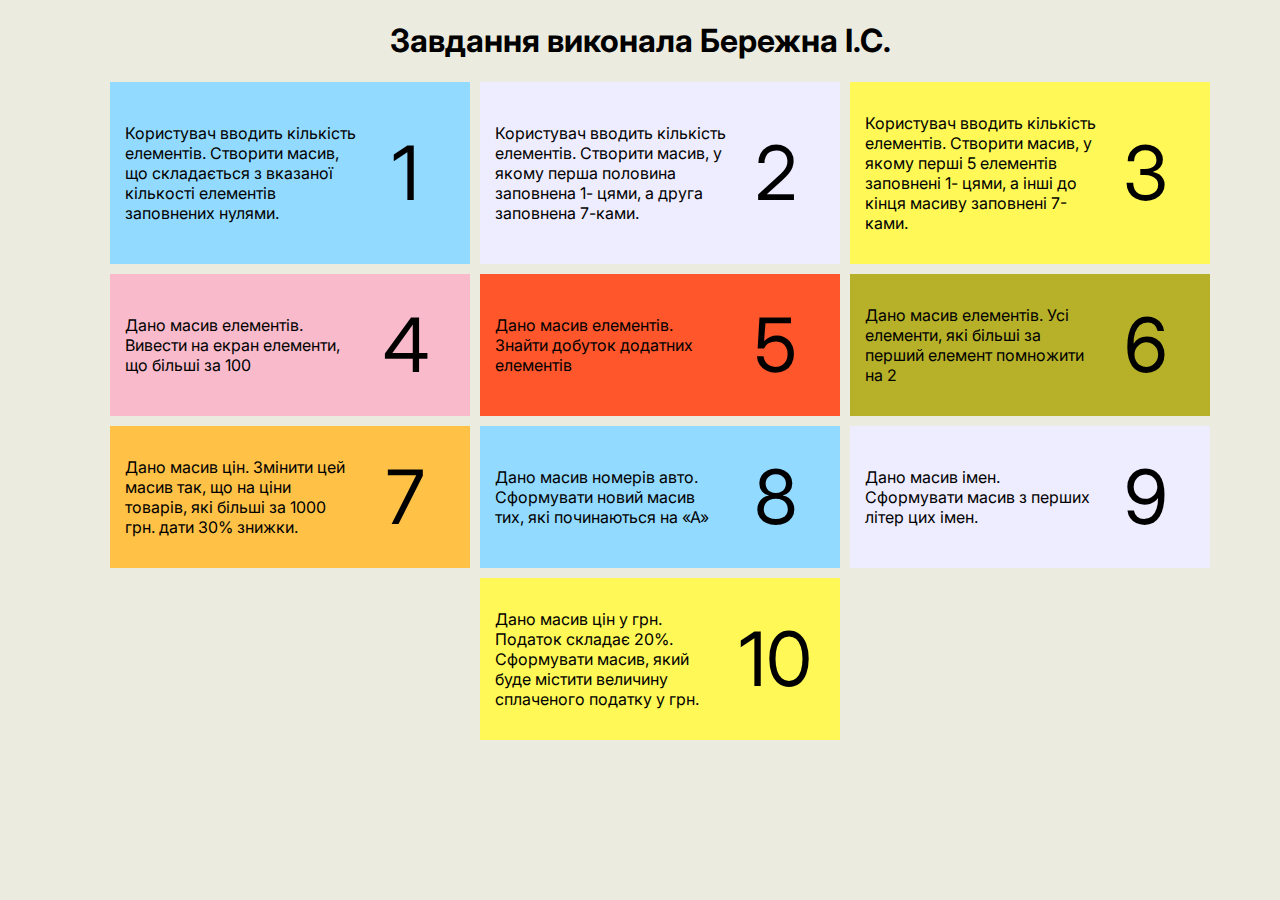
<file: index.html>
<!DOCTYPE html>
<html lang="en">
  <head>
    <meta charset="UTF-8" />
    <meta name="viewport" content="width=device-width, initial-scale=1.0" />
    <link rel="stylesheet" href="style/style.css" />
    <title>Document</title>
  </head>
  <body>
    <h1>Завдання виконала Бережна І.С.</h1>
    <ul>
      <li>
        <a href="tasks/task1.html">1</a>
        <p>Користувач вводить кількість елементів. Створити масив, що складається з вказаної кількості елементів заповнених нулями.</p>
      </li>
      <li>
        <a href="tasks/task2.html">2</a>
        <p>Користувач вводить кількість елементів. Створити масив, у якому перша половина заповнена 1- цями, а друга заповнена 7-ками.</p>
      </li>
      <li>
        <a href="tasks/task3.html">3</a>
        <p>Користувач вводить кількість елементів. Створити масив, у якому перші 5 елементів заповнені 1- цями, а інші до кінця масиву заповнені 7-ками.</p>
      </li>
      <li>
        <a href="tasks/task4.html">4</a>
        <p>Дано масив елементів. Вивести на екран елементи, що більші за 100</p>
      </li>
      <li>
        <a href="tasks/task5.html">5</a>
        <p>Дано масив елементів. Знайти добуток додатних елементів</p>
      </li>
      <li>
        <a href="tasks/task6.html">6</a>
        <p>Дано масив елементів. Усі елементи, які більші за перший елемент помножити на 2</p>
      </li>
      <li>
        <a href="tasks/task7.html">7</a>
        <p>Дано масив цін. Змінити цей масив так, що на ціни товарів, які більші за 1000 грн. дати 30% знижки.</p>
      </li>
      <li>
        <a href="tasks/task8.html">8</a>
        <p>Дано масив номерів авто. Сформувати новий масив тих, які починаються на «А»</p>
      </li>
      <li>
        <a href="tasks/task9.html">9</a>
        <p>Дано масив імен. Сформувати масив з перших літер цих імен.</p>
      </li>
      <li>
        <a href="tasks/task10.html">10</a>
        <p>Дано масив цін у грн. Податок складає 20%. Сформувати масив, який буде містити величину сплаченого податку у грн.</p>
      </li>
    </ul>
  </body>
</html>
</file>
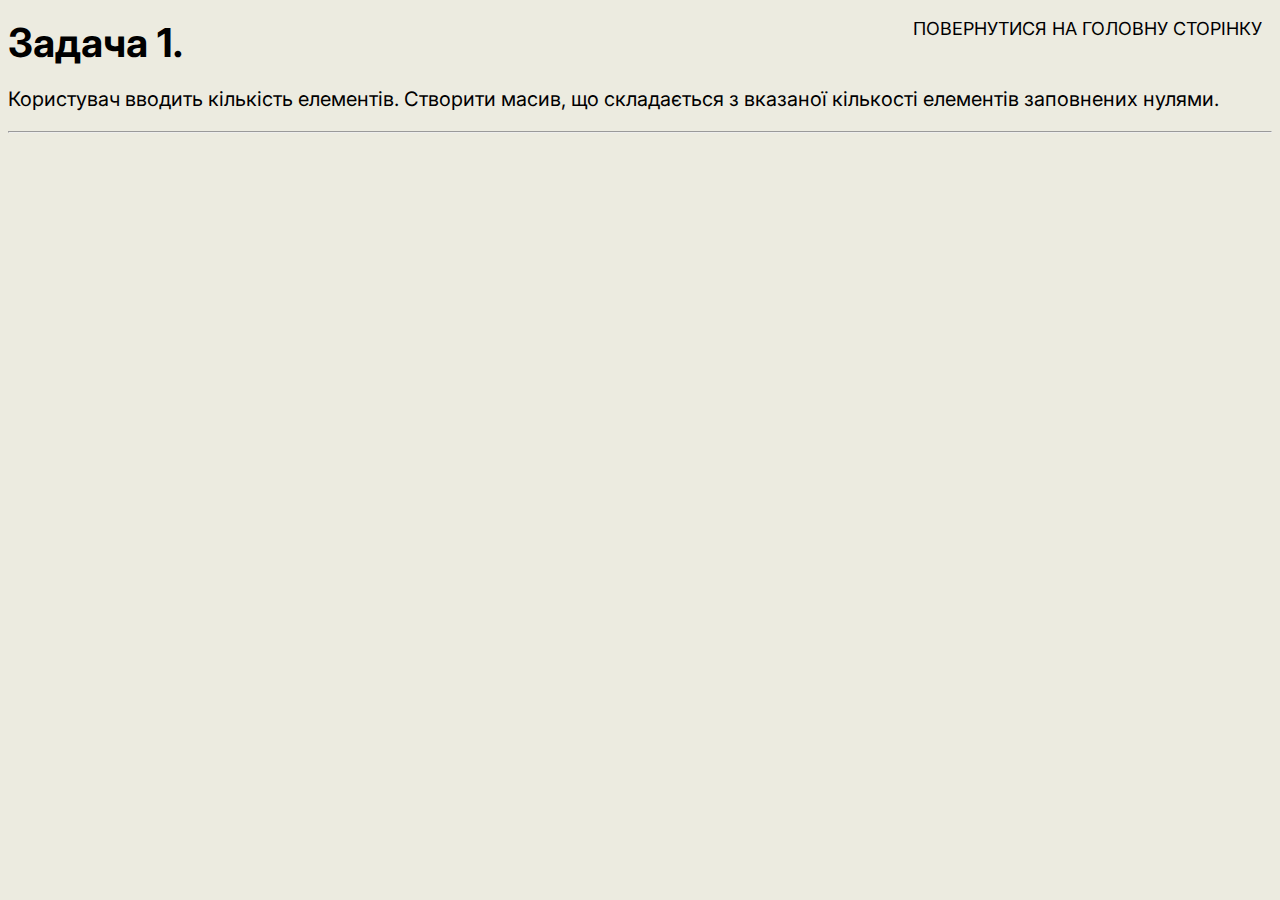
<file: tasks/task1.html>
<!DOCTYPE html>
<html lang="ukr">
  <head>
    <meta charset="UTF-8" />
    <meta name="viewport" content="width=device-width, initial-scale=1.0" />
    <title>Document</title>
    <link rel="stylesheet" href="../style/task_style.css" />
  </head>
  <body>
    <h1>Задача 1.</h1>
    <p>Користувач вводить кількість елементів. Створити масив, що складається з вказаної кількості елементів заповнених нулями.</p>
    <hr />
    <a href="../index.html" class="back-link">Повернутися на головну сторінку</a>
    <script>
      if (confirm('Почати тестування?')) {
        //1. Вводимо необхідні дані
        let putNumbers = parseInt(prompt('Введіть кількість елементів для масива від 1 до 10', '0'));
        let newArr = new Array(putNumbers);

        newArr.fill(0, 0, putNumbers);
        document.write(`Створений масив із нулів має такий вигляд ${newArr}.`);
      }
    </script>
  </body>
</html>
</file>
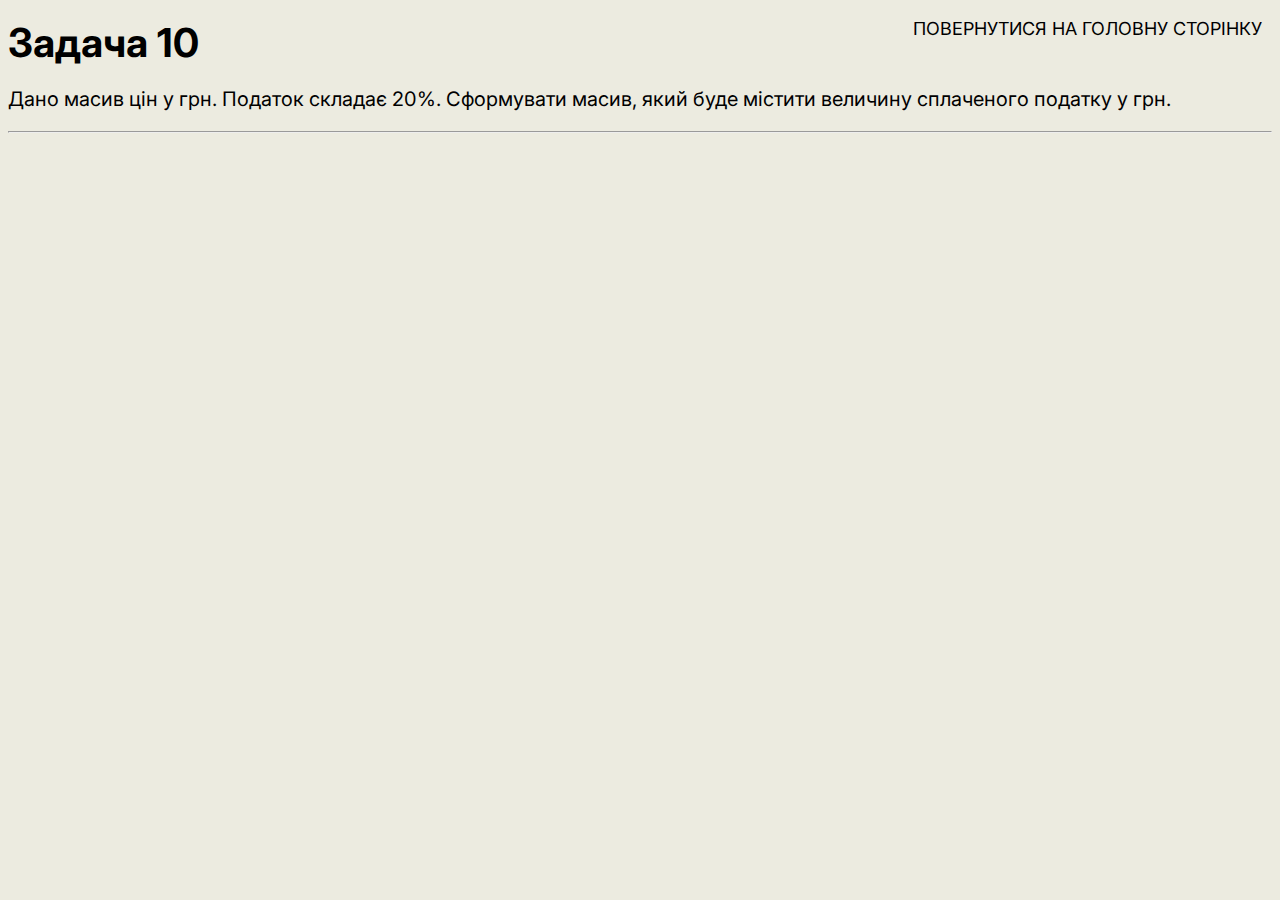
<file: tasks/task10.html>
<!DOCTYPE html>
<html lang="ukr">
  <head>
    <meta charset="UTF-8" />
    <meta name="viewport" content="width=device-width, initial-scale=1.0" />
    <title>Document</title>
    <link rel="stylesheet" href="../style/task_style.css" />
  </head>
  <body>
    <h1>Задача 10</h1>
    <p>Дано масив цін у грн. Податок складає 20%. Сформувати масив, який буде містити величину сплаченого податку у грн.</p>
    <hr />
    <a href="../index.html" class="back-link">Повернутися на головну сторінку</a>
    <script>
      if (confirm('Почати тестування?')) {
        const listOfPrices = [1300, 4300, 290, 991, 790, 8230, 5002, 3601, 500];

        const listOfTax = listOfPrices.map((elem) => elem * 0.2 + 'грн.');
        document.write(`Масив цін у грн. має вигляд: ${listOfPrices} <br>`);
        document.write(`Масив, який містить величину сплаченого податку у грн. має вигляд: ${listOfTax}`);
      }
    </script>
  </body>
</html>
</file>
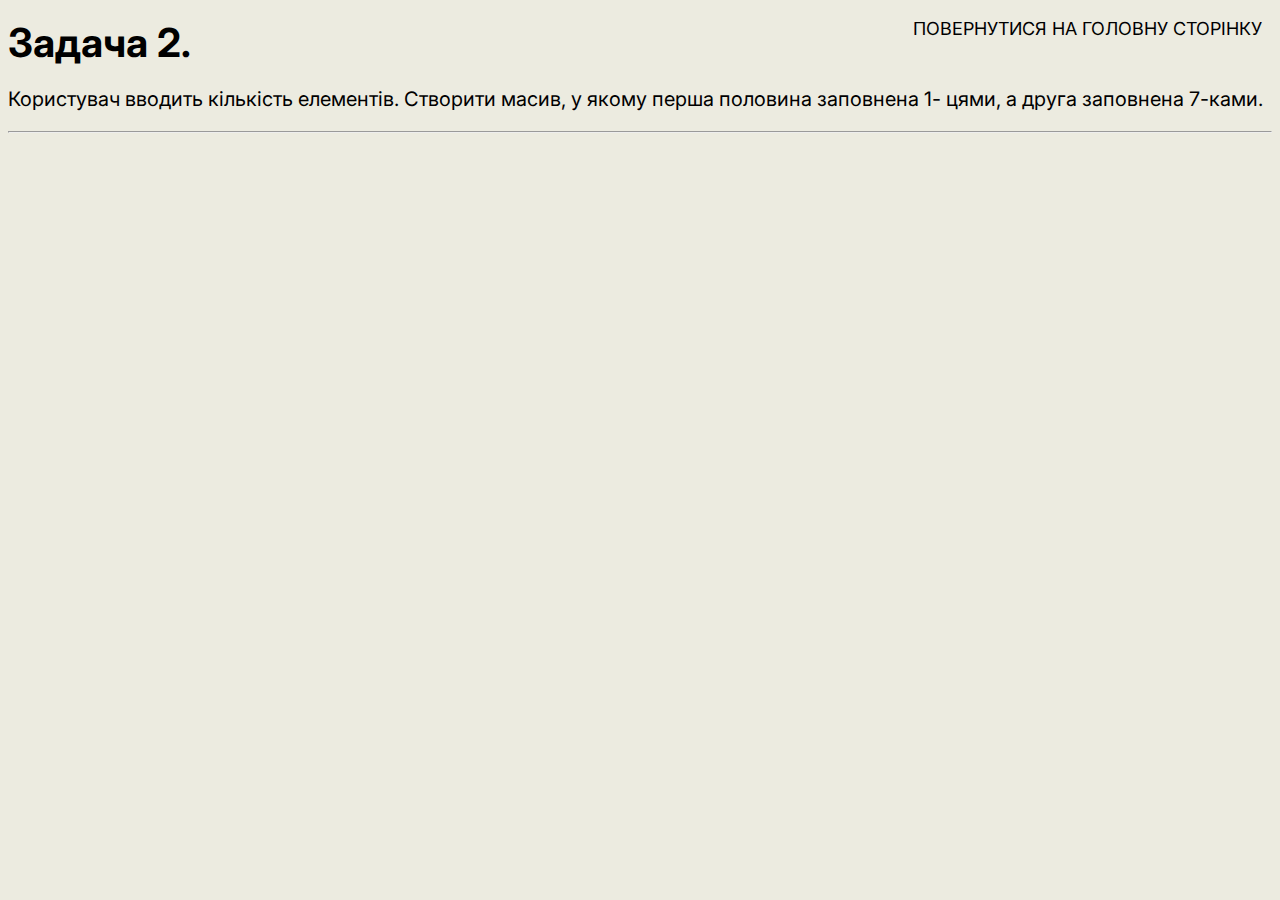
<file: tasks/task2.html>
<!DOCTYPE html>
<html lang="ukr">
  <head>
    <meta charset="UTF-8" />
    <meta name="viewport" content="width=device-width, initial-scale=1.0" />
    <title>Document</title>
    <link rel="stylesheet" href="../style/task_style.css" />
  </head>
  <body>
    <h1>Задача 2.</h1>
    <p>Користувач вводить кількість елементів. Створити масив, у якому перша половина заповнена 1- цями, а друга заповнена 7-ками.</p>
    <hr />
    <a href="../index.html" class="back-link">Повернутися на головну сторінку</a>
    <script>
      if (confirm('Почати тестування?')) {
        //1. Вводимо необхідні дані
        let putNumbers = parseInt(prompt('Введіть кількість елементів для масива від 1 до 10', '0'));
        // if (putNumbers % 2 !== 0) putNumbers++;
        let arr = new Array(putNumbers);

        arr.fill(1, 0, Math.ceil(putNumbers / 2));
        arr.fill(7, Math.ceil(putNumbers / 2));
        document.write(`Новий масив, у якому перша половина заповнена 1- цями, а друга заповнена 7-ками має вигляд: ${arr}.`);
      }
    </script>
  </body>
</html>
</file>
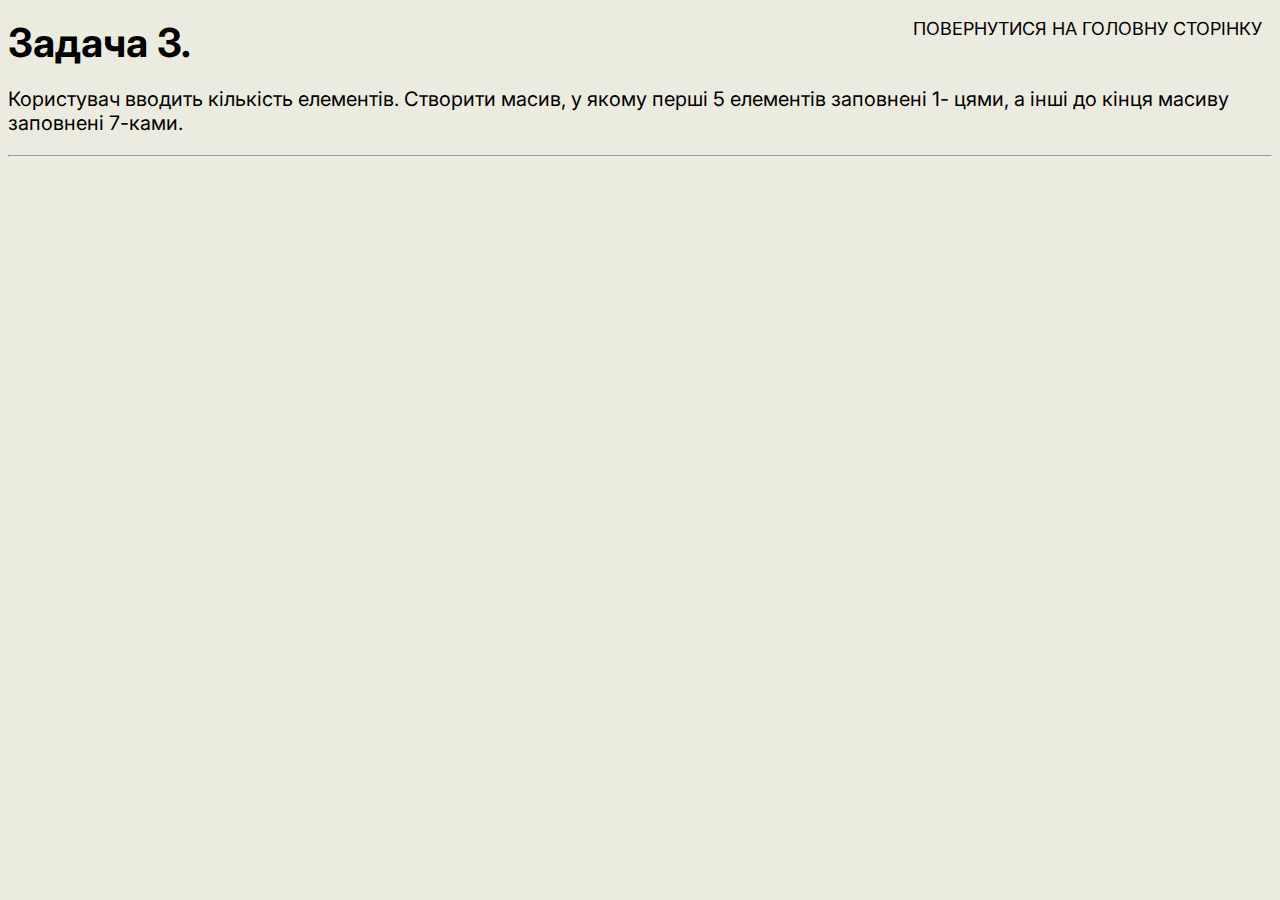
<file: tasks/task3.html>
<!DOCTYPE html>
<html lang="ukr">
  <head>
    <meta charset="UTF-8" />
    <meta name="viewport" content="width=device-width, initial-scale=1.0" />
    <title>Document</title>
    <link rel="stylesheet" href="../style/task_style.css" />
  </head>
  <body>
    <h1>Задача 3.</h1>
    <p>Користувач вводить кількість елементів. Створити масив, у якому перші 5 елементів заповнені 1- цями, а інші до кінця масиву заповнені 7-ками.</p>
    <hr />
    <a href="../index.html" class="back-link">Повернутися на головну сторінку</a>
    <script>
      if (confirm('Почати тестування?')) {
        //1. Вводимо необхідні дані
        let putNumbers = parseInt(prompt('Введіть кількість елементів для масива', '0'));
        let arr = new Array(putNumbers);

        arr.fill(1, 0, 5);
        arr.fill(7, 5);
        document.write(`Створений новий масив із 1 та 7 має вигляд: <br>
        ${arr}`);
      }
    </script>
  </body>
</html>
</file>
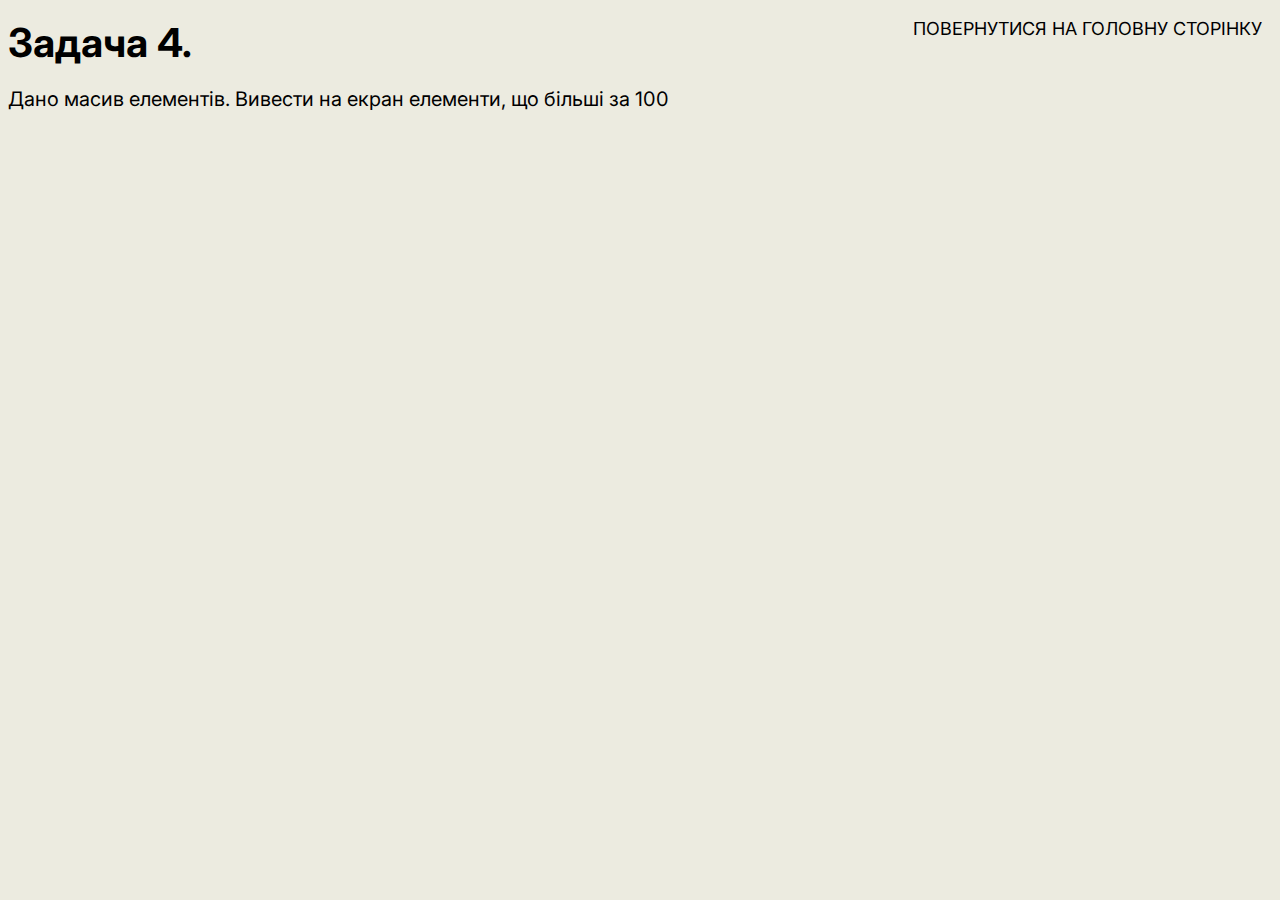
<file: tasks/task4.html>
<!DOCTYPE html>
<html lang="ukr">
  <head>
    <meta charset="UTF-8" />
    <meta name="viewport" content="width=device-width, initial-scale=1.0" />
    <title>Document</title>
    <link rel="stylesheet" href="../style/task_style.css" />
  </head>
  <body>
    <h1>Задача 4.</h1>
    <p>Дано масив елементів. Вивести на екран елементи, що більші за 100</p>
    <a href="../index.html" class="back-link">Повернутися на головну сторінку</a>
    <script>
      if (confirm('Почати тестування?')) {
        //1. Вводимо необхідні дані
        let elemArr = [500, 630, 210, 920, 417, 433, 286, 161, 553];

        //2. Знаходимо результат
        document.write(`Eлементи масиву, значення яких більше за 100: <br><br>`);

        for (let elem of elemArr) {
          if (elem > 100) document.write(`${elem} <br>`);
        }
      }
    </script>
  </body>
</html>
</file>
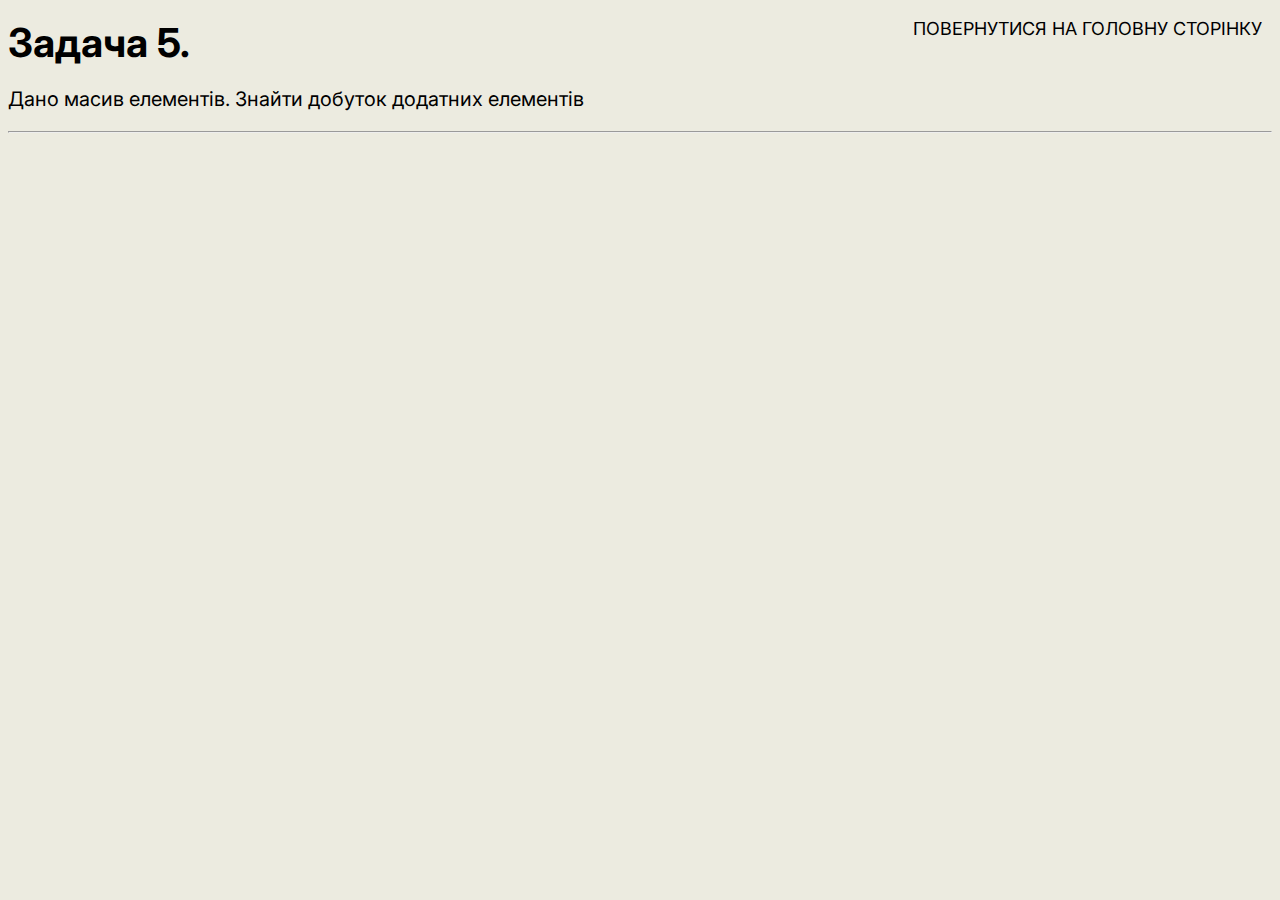
<file: tasks/task5.html>
<!DOCTYPE html>
<html lang="ukr">
  <head>
    <meta charset="UTF-8" />
    <meta name="viewport" content="width=device-width, initial-scale=1.0" />
    <title>Document</title>
    <link rel="stylesheet" href="../style/task_style.css" />
  </head>
  <body>
    <h1>Задача 5.</h1>
    <p>Дано масив елементів. Знайти добуток додатних елементів</p>
    <hr />
    <a href="../index.html" class="back-link">Повернутися на головну сторінку</a>
    <script>
      if (confirm('Почати тестування?')) {
        //1. Вводимо необхідні дані
        let numbArr = [19, 0, -23, 9, 55, 41, -34, -1, 22, -78];
        let count = 1;
        for (let elem of numbArr) {
          if (elem > 0) count *= elem;
        }
        document.write(`Добуток додатніх елементів становить ${count} `);
      }
    </script>
  </body>
</html>
</file>
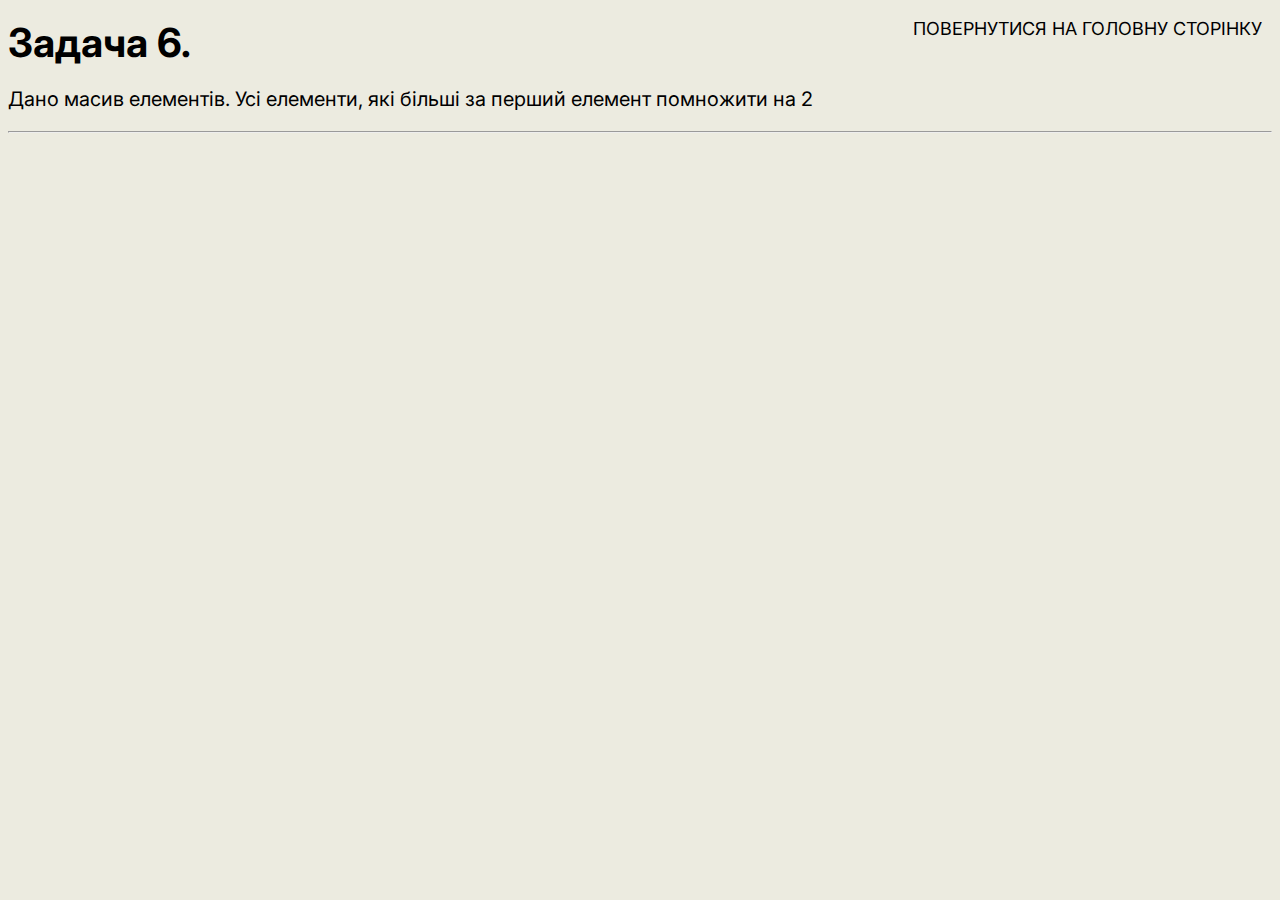
<file: tasks/task6.html>
<!DOCTYPE html>
<html lang="ukr">
  <head>
    <meta charset="UTF-8" />
    <meta name="viewport" content="width=device-width, initial-scale=1.0" />
    <title>Document</title>
    <link rel="stylesheet" href="../style/task_style.css" />
  </head>
  <body>
    <h1>Задача 6.</h1>
    <p>Дано масив елементів. Усі елементи, які більші за перший елемент помножити на 2</p>
    <hr />
    <a href="../index.html" class="back-link">Повернутися на головну сторінку</a>
    <script>
      if (confirm('Почати тестування?')) {
        //1. Вводимо необхідні дані
        let numbsArr = [5, 11, 14, 3, 9, 6, 77, 81, 4, 29, 5, 31, 1];

        numbsArr.forEach((element, index, arr) => {
          if (element > arr[0]) arr[index] = element * 2;
        });

        document.write(`Результат становить: ${numbsArr}`);
      }
    </script>
  </body>
</html>
</file>
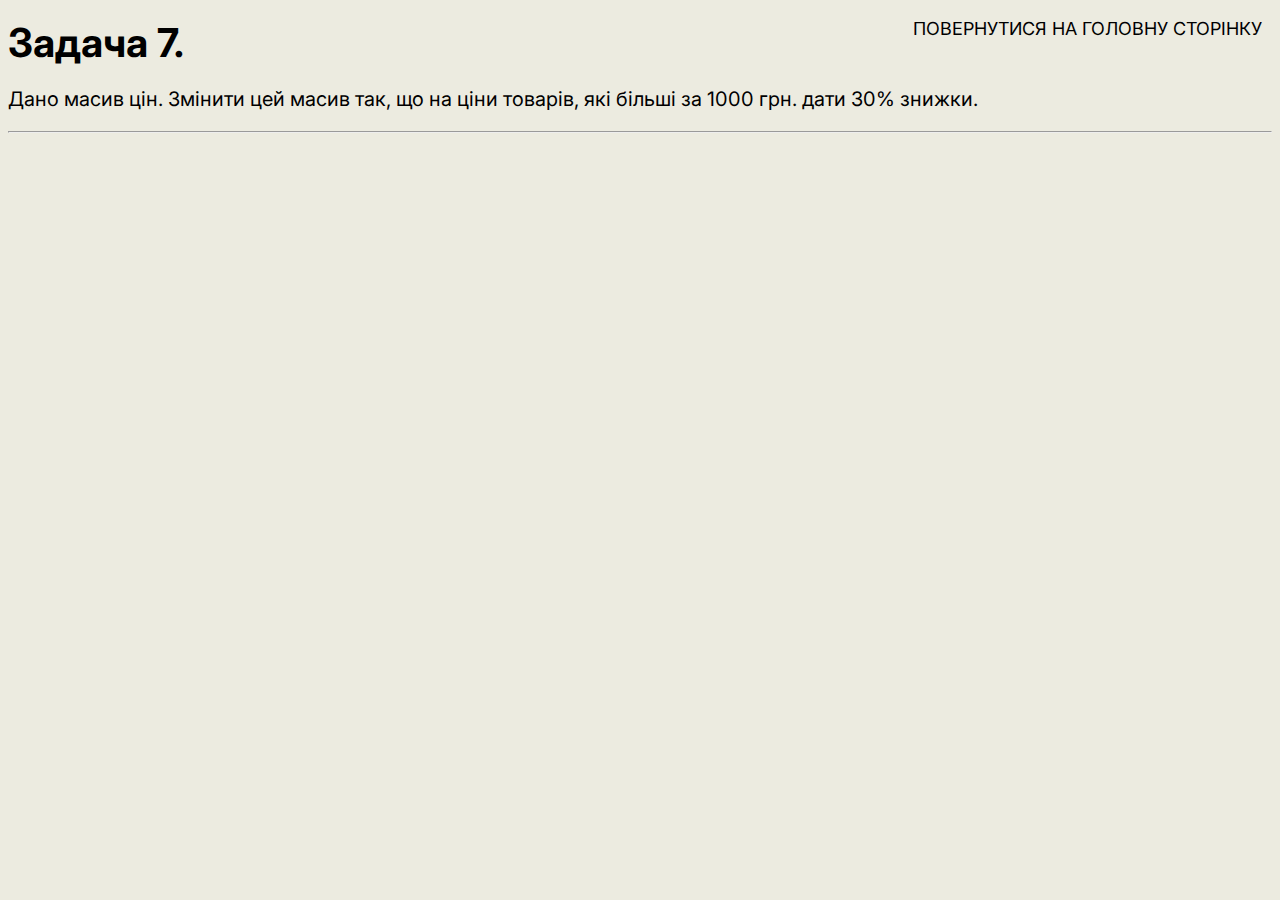
<file: tasks/task7.html>
<!DOCTYPE html>
<html lang="ukr">
  <head>
    <meta charset="UTF-8" />
    <meta name="viewport" content="width=device-width, initial-scale=1.0" />
    <title>Document</title>
    <link rel="stylesheet" href="../style/task_style.css" />
  </head>
  <body>
    <h1>Задача 7.</h1>
    <p>Дано масив цін. Змінити цей масив так, що на ціни товарів, які більші за 1000 грн. дати 30% знижки.</p>
    <hr />
    <a href="../index.html" class="back-link">Повернутися на головну сторінку</a>
    <script>
      if (confirm('Почати тестування?')) {
        //1. Вводимо необхідні дані
        const listOfPrices = [1300, 4300, 290, 991, 790, 8230, 5002, 3601, 500];

        listOfPrices.forEach((price, index, arr) => {
          if (price > 1000) arr[index] = price * 0.7;
        });

        document.write(`Масив змін на товари зі знижкою ${listOfPrices}`);
      }
    </script>
  </body>
</html>
</file>
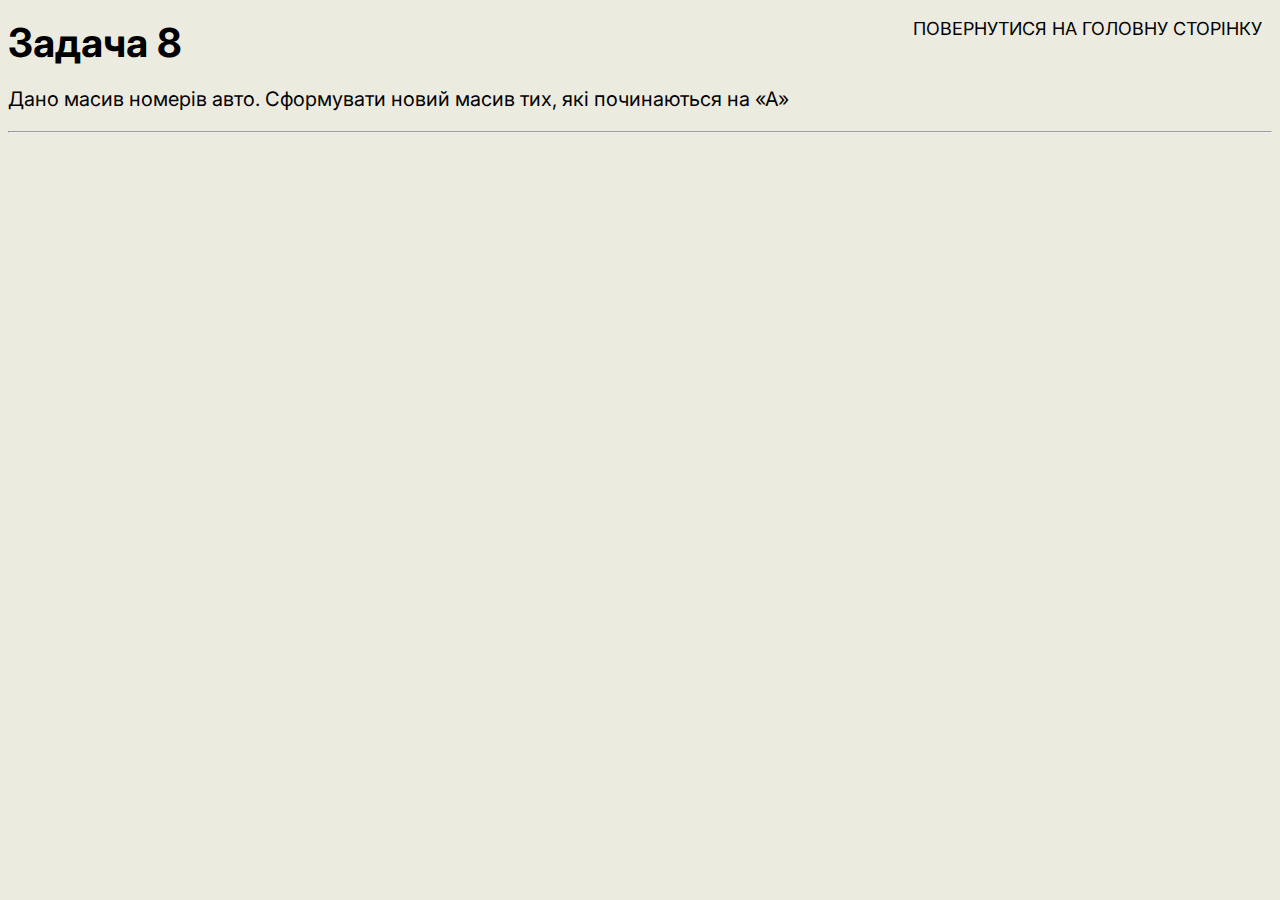
<file: tasks/task8.html>
<!DOCTYPE html>
<html lang="ukr">
  <head>
    <meta charset="UTF-8" />
    <meta name="viewport" content="width=device-width, initial-scale=1.0" />
    <title>Document</title>
    <link rel="stylesheet" href="../style/task_style.css" />
  </head>
  <body>
    <h1>Задача 8</h1>
    <p>Дано масив номерів авто. Сформувати новий масив тих, які починаються на «А»</p>
    <hr />
    <a href="../index.html" class="back-link">Повернутися на головну сторінку</a>
    <script>
      if (confirm('Почати тестування?')) {
        //1. Вводимо необхідні дані
        const arrCarsNumber = ['ZA1234AB', 'ZA5678CD', 'ZA4321XY', 'AA0853ZA', 'IE8935II', 'AP4994TH', 'AP0399AA', 'AP632-62PT'];

        const arrCarsNumberBeginA = arrCarsNumber.map((elem) => (elem.charAt(0) === 'A' ? elem : null)).filter((elem) => elem !== null);

        document.write(`Повний масив номерів авто має вигляд:  ${arrCarsNumber} <br>`);
        document.write(`Новий масив номерів авто, які починаються на «А»:  ${arrCarsNumberBeginA}`);
      }
    </script>
  </body>
</html>
</file>
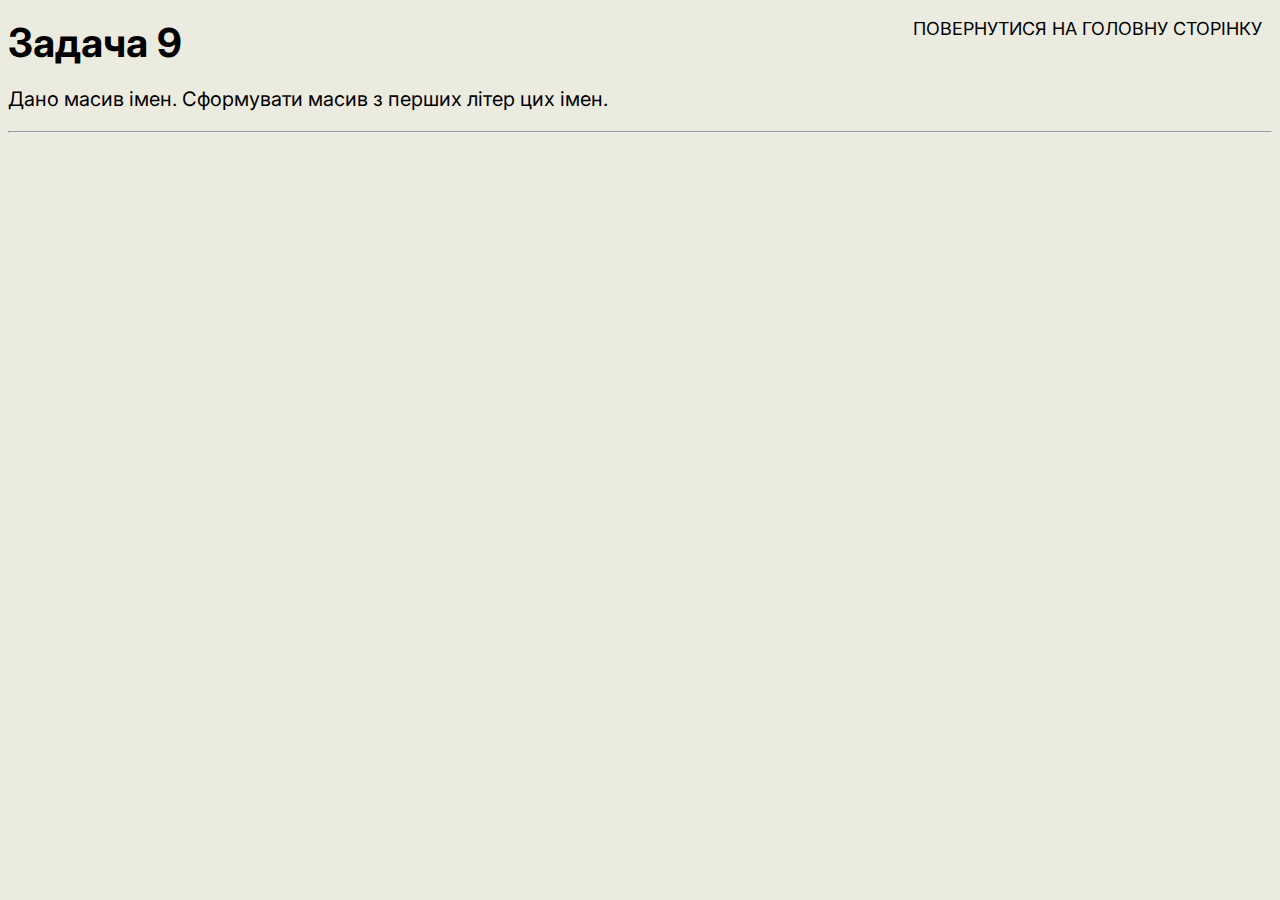
<file: tasks/task9.html>
<!DOCTYPE html>
<html lang="ukr">
  <head>
    <meta charset="UTF-8" />
    <meta name="viewport" content="width=device-width, initial-scale=1.0" />
    <title>Document</title>
    <link rel="stylesheet" href="../style/task_style.css" />
  </head>
  <body>
    <h1>Задача 9</h1>
    <p>Дано масив імен. Сформувати масив з перших літер цих імен.</p>
    <hr />
    <a href="../index.html" class="back-link">Повернутися на головну сторінку</a>
    <script>
      if (confirm('Почати тестування?')) {
        const listOfNames = ['Vasil', 'Mukola', 'Liudmyla', 'Olena', 'Karina', 'Fedor', 'Sergii'];

        const listOfFisrtNamesLetters = listOfNames.map((elem) => elem.charAt(0));
        document.write(`Масив імен має вигляд ${listOfNames} <br>`);
        document.write(`Масив з перших літер імен ${listOfFisrtNamesLetters}`);
      }
    </script>
  </body>
</html>
</file>
<file: style/style.css>
@import url(https://fonts.googleapis.com/css?family=Inter:regular,500,600,700,800,900);

body {
  font-family: 'Inter';
  background-color: #ecebe0;
}
h1 {
  text-align: center;
}
ul {
  display: flex;
  flex-wrap: wrap;
  justify-content: center;
  gap: 10px;
}
li {
  flex: 1 1 auto;
  max-width: 330px;
  display: flex;
  flex-direction: row-reverse;
  align-items: center;
  padding: 15px;
}
a {
  flex: 0 1 30%;
  text-align: center;
  text-decoration: none;
  font-size: 75px;
  color: #000;
  transition: all 0.3s ease 0s;
}
a:hover {
  font-size: 90px;
  color: rgba(0, 0, 255, 0.474);
}
p {
  flex: 0 1 70%;
}
li:first-child,
li:nth-child(8),
li:nth-child(15) {
  background-color: #92daff;
}
li:nth-child(2),
li:nth-child(9) {
  background-color: #eeecff;
}
li:nth-child(3),
li:nth-child(10) {
  background-color: #fff856;
}
li:nth-child(4),
li:nth-child(11) {
  background-color: #f9bbcb;
}
li:nth-child(5),
li:nth-child(12) {
  background-color: #ff562c;
}
li:nth-child(6),
li:nth-child(13) {
  background-color: #b7b12a;
}
li:nth-child(7),
li:nth-child(14) {
  background-color: #ffc247;
}
</file>
<file: style/task_style.css>
@import url(https://fonts.googleapis.com/css?family=Inter:regular,500,600,700,800,900);

body {
  font-family: 'Inter';
  background-color: #ecebe0;
  font-size: 20px;
  position: relative;
}
h1,
p {
  margin: 0;
  padding: 10px 0;
}
.back-link {
  padding: 10px;
  position: absolute;
  top: 0;
  right: 0;
  text-decoration: none;
  text-transform: uppercase;
  font-size: 18px;
  color: black;
  transition: all 0.5s ease 0s;
}
.back-link:hover {
  background-color: #e4d74c;
  border-radius: 15px;
  font-size: 20px;
  color: rgb(75, 46, 46);
}

button {
  padding: 15px;
  margin-bottom: 10px;
  text-align: center;
  background-color: yellow;
  border: 2px solid gray;
  border-radius: 15px;
  cursor: auto;
}

img {
  width: 150px;
  height: 150px;
}
</file>
